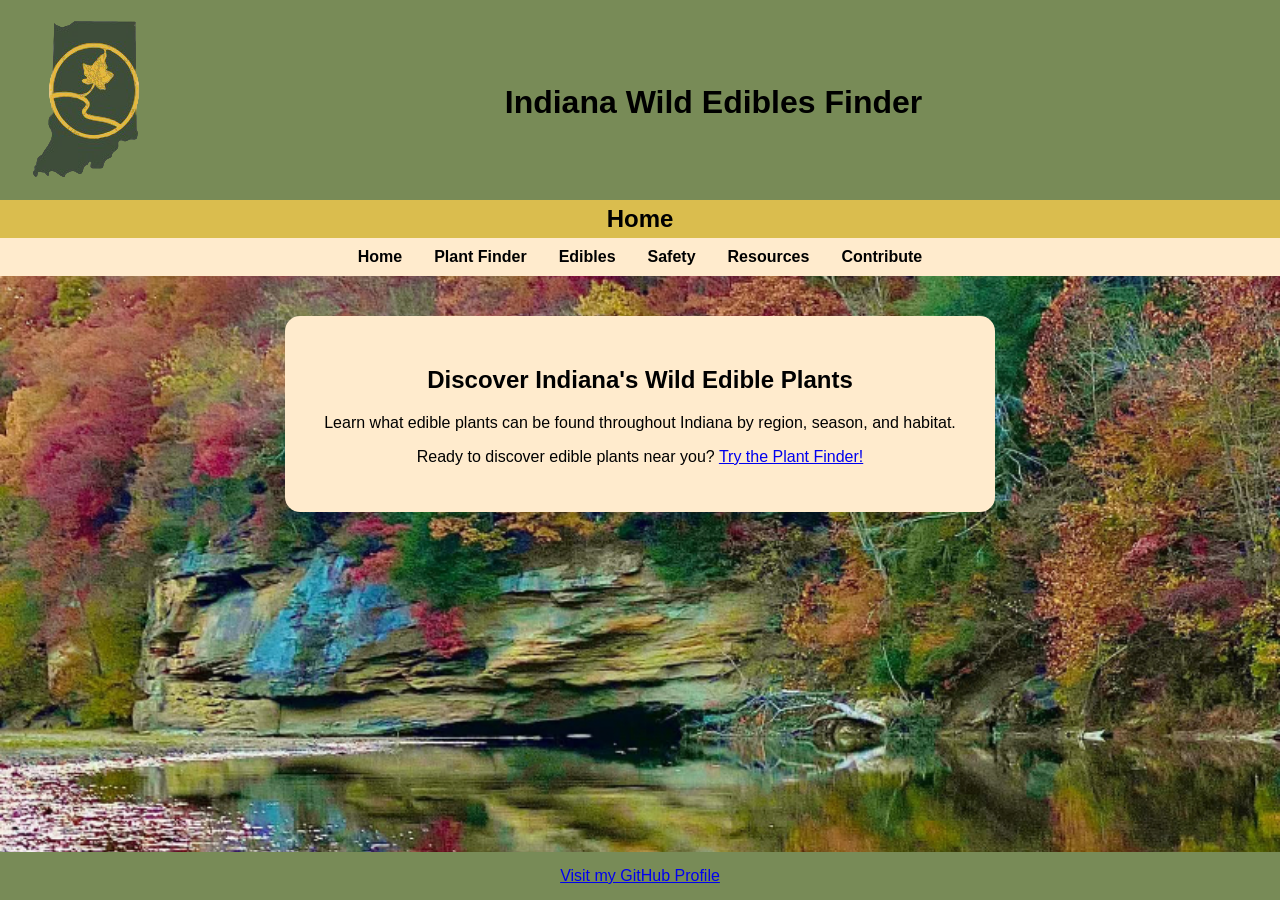
<file: index.html>
<!DOCTYPE html>
<html lang="en">
  <head>
    <meta charset="UTF-8">
    <meta name="viewport" content="width=device-width, initial-scale=1.0">
    <title>Indiana Wild Edibles Finder</title>
    <link rel="stylesheet" href="styles.css?v=2">
  </head>
  <body>
    <!--Header-->
    <header>
      <div class="header-container">
    <a href="index.html">
        <img src="images/indiana_logo.png" alt="Indiana Wild Edibles Finder logo">
    </a>
    <h1 class="header-title">Indiana Wild Edibles Finder</h1>
</div>
<div class="subheader">
    <h2>Home</h2>
</div>
    </header>
    <!--navigation bar-->
    <nav>
      <ul>
        <li><a href="index.html">Home</a></li>
        <li><a href="plant_finder.html">Plant Finder</a></li>
        <li><a href="edibles.html">Edibles</a></li>
        <li><a href="safety.html">Safety</a></li>
        <li><a href="resources.html">Resources</a></li>
        <li><a href="contribute.html">Contribute</a></li>
      </ul>
    </nav>
    <main>
      <div class="welcome-box">
        <h2>Discover Indiana's Wild Edible Plants</h2>
        <p>
            Learn what edible plants can be found throughout Indiana by
            region, season, and habitat.
        </p>
        <p>
            Ready to discover edible plants near you?
            <a href="plant_finder.html">Try the Plant Finder!</a>
        </p>
      </div>
    </main>
    <!--FOOTER-->
    <footer>
      <div class="footer">
        <a href="https://github.com/LadyWolfe77" target="_blank" rel="noopener noreferrer">
          Visit my GitHub Profile
        </a>
      </div>
    </footer>
  </body>
</html>
</file>
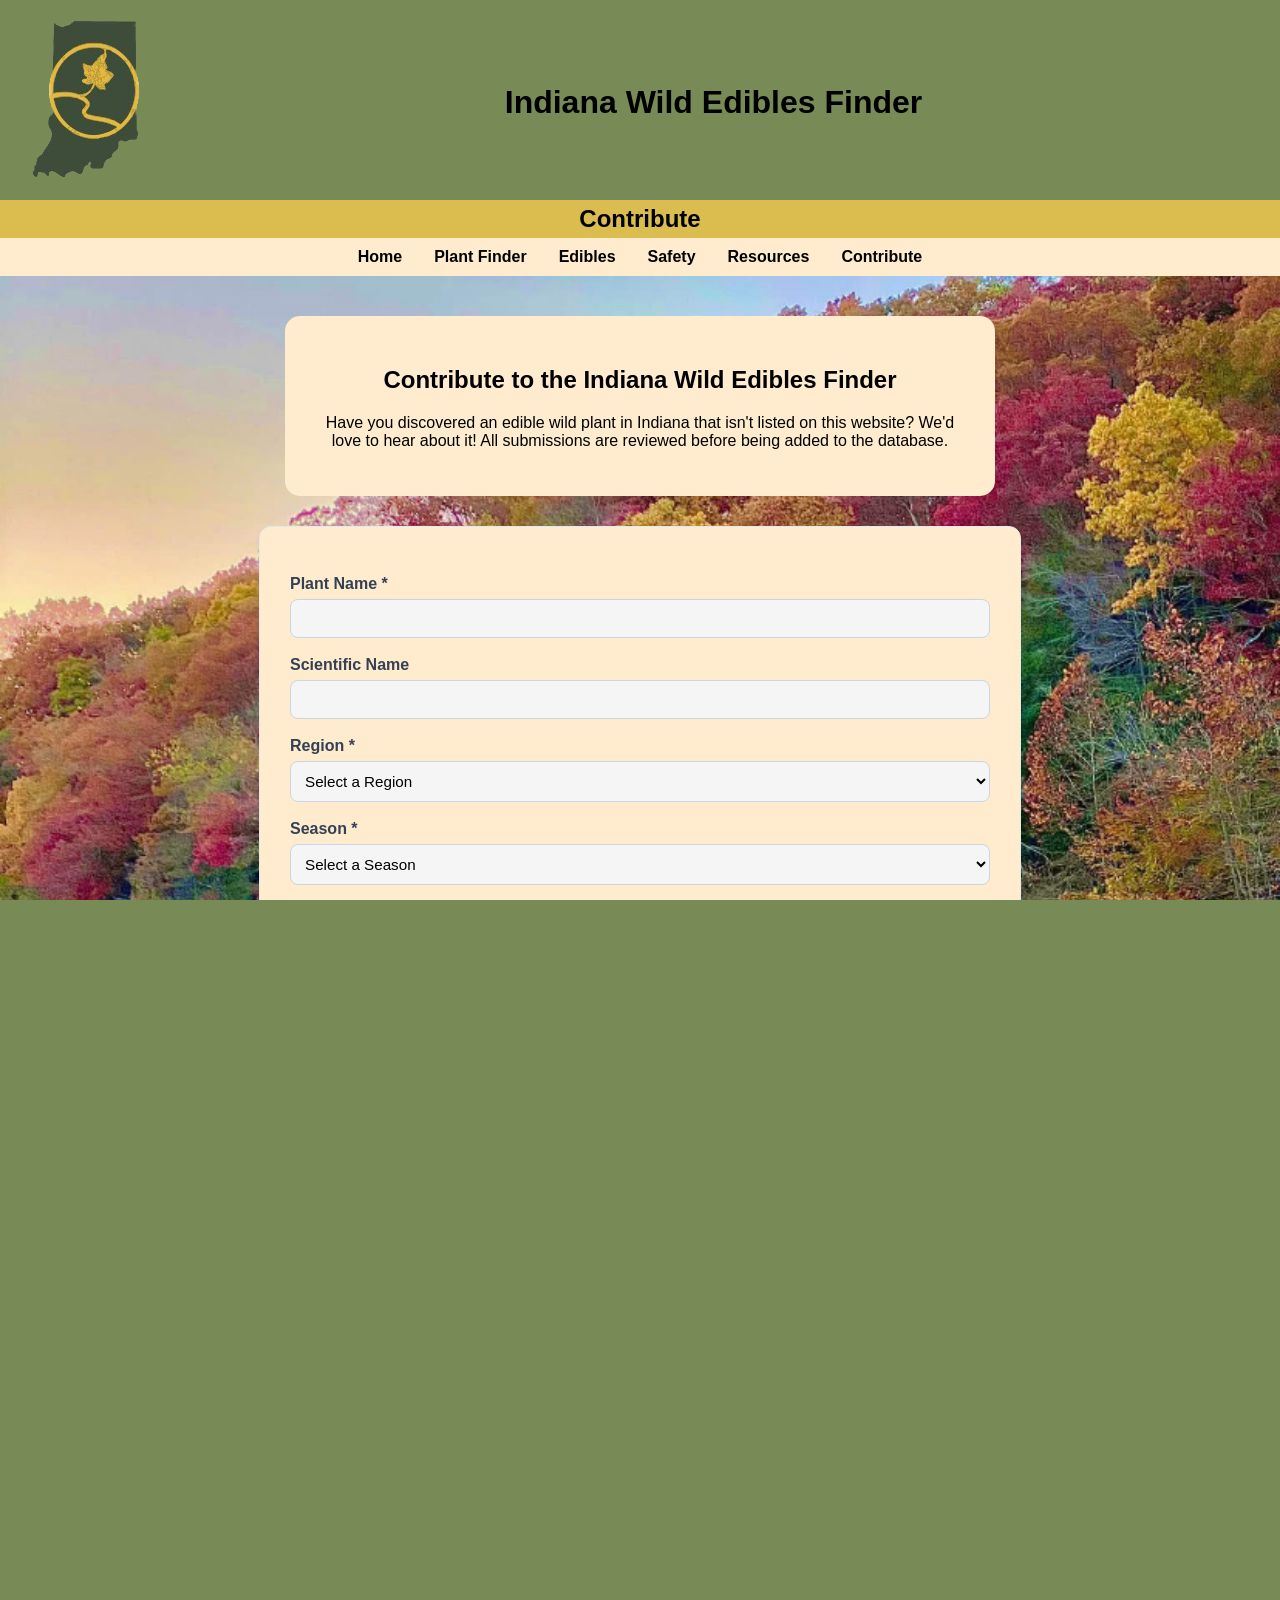
<file: contribute.html>
<!DOCTYPE html>
<html lang="en">
  <head>
    <meta charset="UTF-8">
    <meta name="viewport" content="width=device-width, initial-scale=1.0">
    <title>Indiana Wild Edibles Finder</title>
    <link rel="stylesheet" href="styles.css">
  </head>
  <body>
    <!--Header-->
    <header>
      <div class="header-container">
    <a href="index.html">
        <img src="images/indiana_logo.png" alt="Indiana Wild Edibles Finder logo">
    </a>
    <h1 class="header-title">Indiana Wild Edibles Finder</h1>
</div>
<div class="subheader">
    <h2>Contribute</h2>
</div>
    </header>
    <!--navigation bar-->
    <nav>
      <ul>
        <li><a href="index.html">Home</a></li>
        <li><a href="plant_finder.html">Plant Finder</a></li>
        <li><a href="edibles.html">Edibles</a></li>
        <li><a href="safety.html">Safety</a></li>
        <li><a href="resources.html">Resources</a></li>
        <li><a href="contribute.html">Contribute</a></li>
      </ul>
    </nav>
    <main>
      <div class="welcome-box">
        <h2>Contribute to the Indiana Wild Edibles Finder</h2>
        <p>
            Have you discovered an edible wild plant in Indiana that isn't listed on this website?
            We'd love to hear about it! All submissions are reviewed before being added to the database.
        </p>
      </div>
      <form id="contributeForm" class="contribute-form">

        <label for="plantName">Plant Name *</label>
        <input type="text" id="plantName" required>

        <label for="scientificName">Scientific Name</label>
        <input type="text" id="scientificName">

        <label for="region">Region *</label>
        <select id="region" required>
            <option value="">Select a Region</option>
            <option>North</option>
            <option>Central</option>
            <option>South</option>
        </select>

        <label for="season">Season *</label>
        <select id="season" required>
            <option value="">Select a Season</option>
            <option>Spring</option>
            <option>Summer</option>
            <option>Fall</option>
            <option>Winter</option>
        </select>

        <label for="habitat">Habitat *</label>
        <select id="habitat" required>
            <option value="">Select a Habitat</option>
            <option>Forest</option>
            <option>Field</option>
            <option>Wetland</option>
            <option>Urban</option>
        </select>

        <label for="description">Description *</label>
        <textarea
            id="description"
            rows="6"
            required
            placeholder="Tell us where you found it, how you identified it, and any other helpful information."
        ></textarea>

        <label for="photoURL">Photo URL</label>
        <input
            type="url"
            id="photoURL"
            placeholder="https://example.com/photo.jpg">

        <label for="contributorName">Your Name</label>
        <input type="text" id="contributorName">

        <label for="email">Email (optional)</label>
        <input
            type="email"
            id="email"
            placeholder="name@example.com">

        <div class="checkbox-group">
            <input
                type="checkbox"
                id="agreement"
                required>

            <label for="agreement">
                I understand that submissions are reviewed before publication.
            </label>
        </div>

        <div id="formMessage"></div>

        <button type="submit">
            🌿 Submit Plant for Review
        </button>

    </form>
    </main>
    <!--FOOTER-->
    <footer>
      <div class="footer">
        <a href="https://github.com/LadyWolfe77" target="_blank" rel="noopener noreferrer">
            Visit my GitHub Profile
        </a>
      </div>
    </footer>
    <script src="contribute.js"></script>
  </body>
</html>
</file>
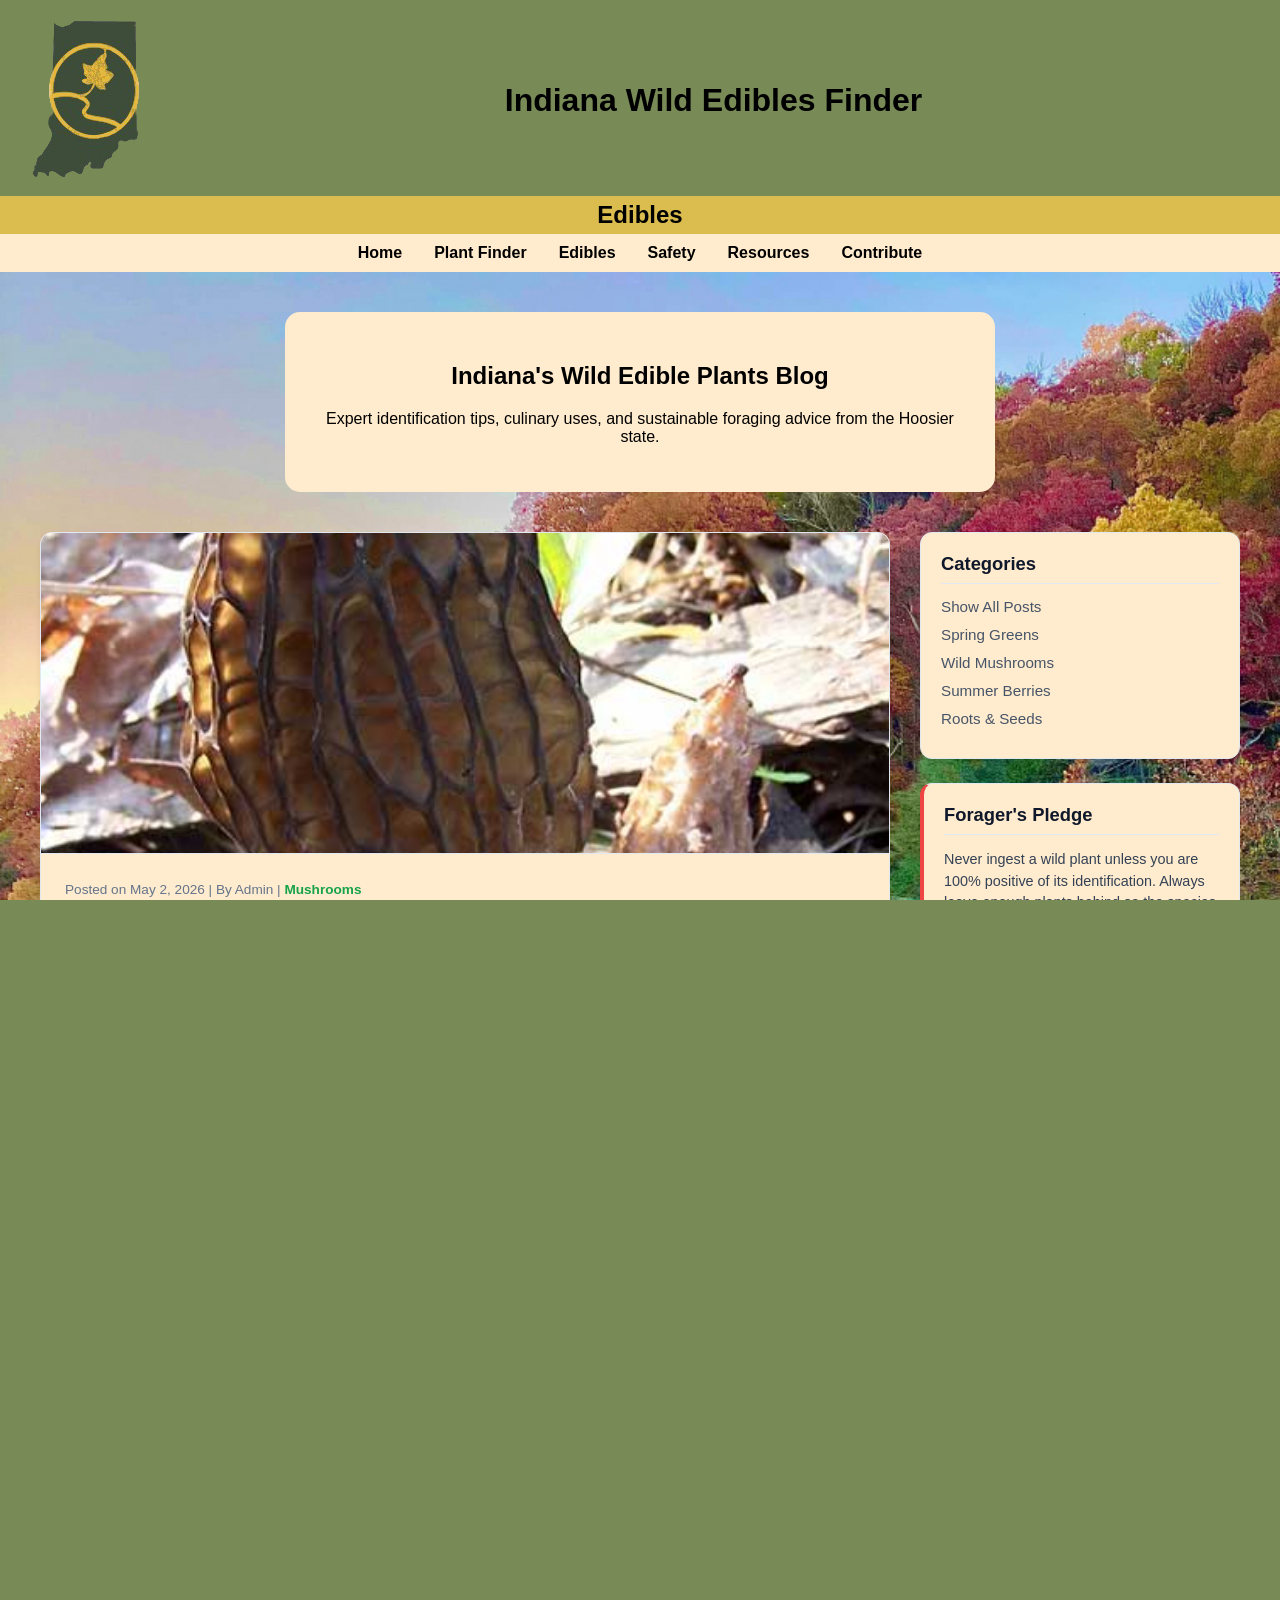
<file: edibles.html>
<!DOCTYPE html>
<html lang="en">
  <head>
    <meta charset="UTF-8">
    <meta name="viewport" content="width=device-width, initial-scale=1.0">
    <title>Indiana Wild Edibles Finder</title>
    <link rel="stylesheet" href="styles.css">
  </head>
  <body>
    <!--Header-->
    <header>
      <div class="header-container">
        <img src="images/indiana_logo.png" alt="logo">
        <h1 class="header-title">Indiana Wild Edibles Finder</h1>
      </div>
      <div class="subheader">
        <h2>Edibles</h2>
      </div>
    </header>

    <!--navigation bar-->
    <nav>
      <ul>
        <li><a href="index.html">Home</a></li>
        <li><a href="plant_finder.html">Plant Finder</a></li>
        <li><a href="edibles.html">Edibles</a></li>
        <li><a href="safety.html">Safety</a></li>
        <li><a href="resources.html">Resources</a></li>
        <li><a href="contribute.html">Contribute</a></li>
      </ul>
    </nav>
    
    <main>
        <!-- Introduction Header Box -->
        <div class="welcome-box" style="margin-bottom: 40px;">
            <h2>Indiana's Wild Edible Plants Blog</h2>
            <p>Expert identification tips, culinary uses, and sustainable foraging advice from the Hoosier state.</p>
        </div>

        <!-- Blog Structural Grid Container -->
        <div class="blog-layout-container">
            
            <!-- LEFT COLUMN: The main stream of blog article feed entries -->
            <section class="blog-articles-feed">
                
                <!-- Article Entry 1: Mushrooms Category (Fixed and Restored) -->
                <article class="blog-post-card" data-category="mushrooms">
                    <img src="images/morels.jpg" alt="Foraging Morels" class="blog-post-img">
                    <div class="blog-post-content">
                        <span class="blog-meta">Posted on May 2, 2026 | By Admin | <strong>Mushrooms</strong></span>
                        <h3>The Ultimate Guide to Spring Morel Foraging in Central Indiana</h3>
                        <p>Spring has officially arrived in Indiana, and with it comes the highly anticipated morel mushroom season. Knowing where to look—and which companion trees to look for—can make the difference between an empty basket and a prize harvest. In this guide, we dive into soil indicators, tree identification, and absolute safety rules for spotting true morels...</p>
                        <a href="posts/morel-guide.html" class="read-more-btn">Read Article</a>
                    </div>
                </article>
                
                <!-- Article Entry 2: Greens Category (Fixed data-category attribute) -->
                <article class="blog-post-card" data-category="greens">
                    <img src="images/wildRamps.jpeg" alt="Wild Ramps Cooking" class="blog-post-img">
                    <div class="blog-post-content">
                        <span class="blog-meta">Posted on April 18, 2026 | By Admin | <strong>Greens</strong></span>
                        <h3>Sustainably Harvesting and Cooking Wild Ramps This Season</h3>
                        <p>Wild ramps (wild leeks) are among the earliest and most delicious green shoots to emerge from our forest beds. However, due to high demand and slow growth rates, over-harvesting is turning into a massive ecological challenge across Southern Indiana. Learn the 10% rule for foraging roots sustainably and check out our favorite garlic ramp butter recipe...</p>
                        <a href="posts/ramps-guide.html" class="read-more-btn">Read Article</a>
                    </div>
                </article>

            </section>

            <!-- RIGHT COLUMN: Cohesive Right-Side Sidebar Panel -->
            <aside class="blog-sidebar">
                <!-- Sidebar Widget 1: Categories -->
                <div class="sidebar-widget">
                    <h3>Categories</h3>
                    <ul class="widget-list">
                        <li><a href="javascript:void(0)" class="category-link" data-target="all">Show All Posts</a></li>
                        <li><a href="javascript:void(0)" class="category-link" data-target="greens">Spring Greens</a></li>
                        <li><a href="javascript:void(0)" class="category-link" data-target="mushrooms">Wild Mushrooms</a></li>
                        <li><a href="javascript:void(0)" class="category-link" data-target="berries">Summer Berries</a></li>
                        <li><a href="javascript:void(0)" class="category-link" data-target="roots">Roots & Seeds</a></li>
                    </ul>
                </div>

                <!-- Sidebar Widget 2: Quick Foraging Safety reminder block -->
                <div class="sidebar-widget safety-alert-widget">
                    <h3>Forager's Pledge</h3>
                    <p>Never ingest a wild plant unless you are 100% positive of its identification. Always leave enough plants behind so the species can naturally propagate next year.</p>
                    <a href="safety.html" style="color: #ef4444; font-weight: bold; font-size: 0.9rem; text-decoration: none;">View Safety Guidelines →</a>
                </div>
                <div class="finder-box">
                <h3>🌿 Find These Plants</h3>
                <p>
                  Want to know where these edible plants grow in Indiana?
                  Search by region, season, and habitat using the Plant Finder.
                </p>

        <a href="plant_finder.html" class="finder-button">
            Open Plant Finder
        </a>
    </div>
            </aside>

        </div>
    </main>

    <!--FOOTER-->
    <footer>
      <div class="footer">
        <a href="https://github.com/LadyWolfe77" target="_blank" rel="noopener noreferrer">
          Visit my GitHub Profile
        </a>
      </div>
    </footer>

    <!-- Connects your separate JS filtering code layout -->
    <<script src="blog.js"></script>
  </body>
</html>
</file>
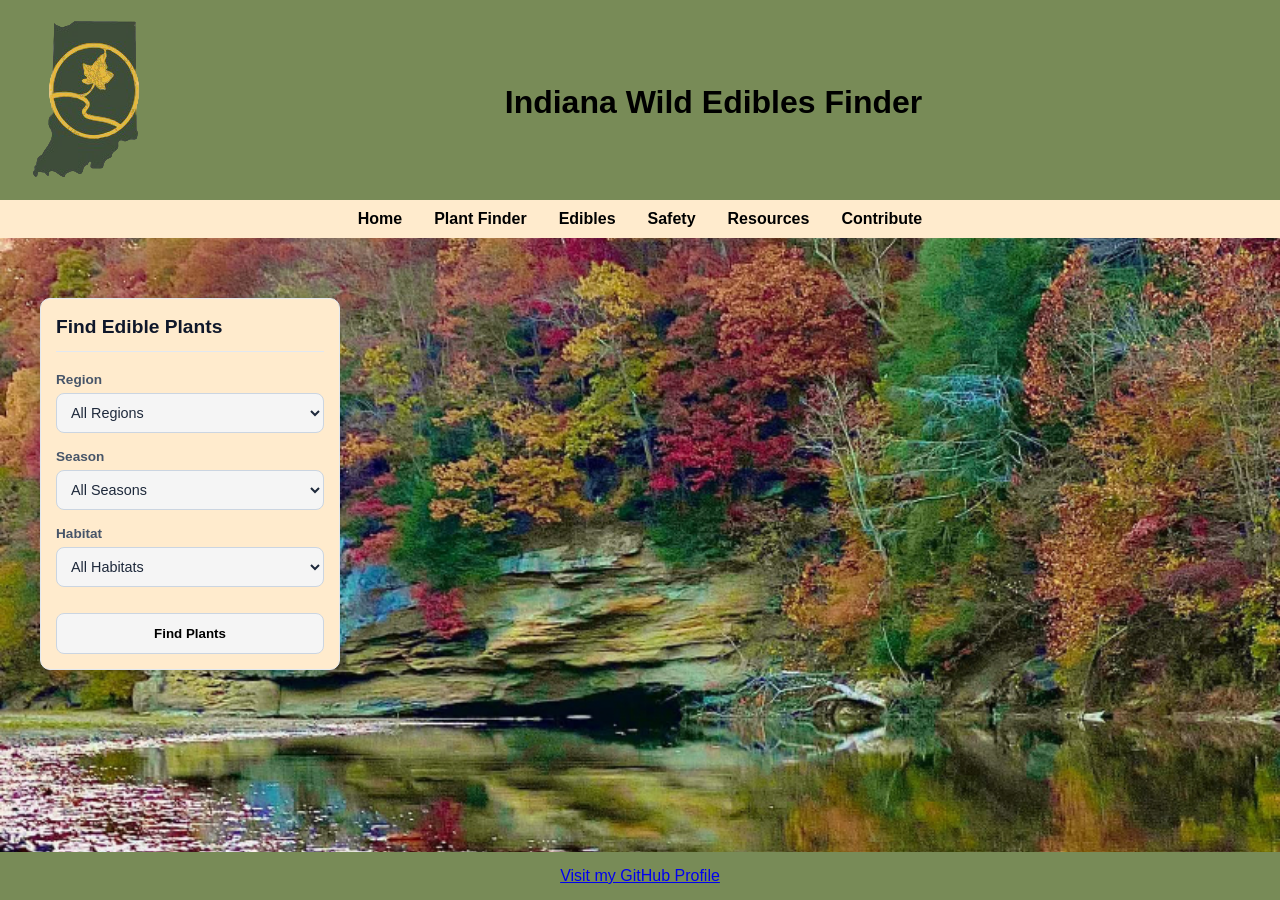
<file: plant_finder.html>
<!DOCTYPE html>
<html lang="en">
  <head>
    <meta charset="UTF-8">
    <meta name="viewport" content="width=device-width, initial-scale=1.0">
    <title>Indiana Wild Edibles Finder</title>
    <link rel="stylesheet" href="styles.css">
  </head>
  <body>
    <!--Header-->
    <header>
      <div class="header-container">
    <a href="index.html">
        <img src="images/indiana_logo.png" alt="Indiana Wild Edibles Finder logo">
    </a>
    <h1 class="header-title">Indiana Wild Edibles Finder</h1>
</div>
    </header>
      </div>
    </header>
    <!--navigation bar-->
    <nav>
      <ul>
        <li><a href="index.html">Home</a></li>
        <li><a href="plant_finder.html">Plant Finder</a></li>
        <li><a href="edibles.html">Edibles</a></li>
        <li><a href="safety.html">Safety</a></li>
        <li><a href="resources.html">Resources</a></li>
        <li><a href="contribute.html">Contribute</a></li>
      </ul>
    </nav>
  <main>
    <!-- New wrapper container to split your page into two columns -->
    <div class="sidebar-layout-container">
        
        <!-- COLUMN 1: The Left Sidebar Filter Box -->
        <div class="finder-box">
            <h2>Find Edible Plants</h2>
            
            <div class="filter-group">
                <label class="filter-label">Region</label>
                <select id="regionFilter" class="filter-select">
                    <option value="all">All Regions</option>
                    <option value="Northern">Northern Indiana</option>
                    <option value="Central">Central Indiana</option>
                    <option value="Southern">Southern Indiana</option>
                </select>
            </div>

            <div class="filter-group">
                <label class="filter-label">Season</label>
                <select id="seasonFilter" class="filter-select">
                    <option value="all">All Seasons</option>
                    <option value="Spring">Spring</option>
                    <option value="Summer">Summer</option>
                    <option value="Autumn">Autumn</option>
                    <option value="Winter">Winter</option>
                </select>
            </div>

            <div class="filter-group">
                <label class="filter-label">Habitat</label>
                <select id="habitatFilter" class="filter-select">
                    <option value="all">All Habitats</option>
                    <option value="Forest">Forest / Woods</option>
                    <option value="Wetland">Wetland / Riverbank</option>
                    <option value="Field">Field / Open Meadow</option>
                    <option value="Urban">Urban</option>
                </select>
            </div>

            <button id="search-btn">Find Plants</button>
        </div>

        <!-- COLUMN 2: The Main Area where plant cards display -->
        <section id="results"></section>

    </div>

    <script src="app.js"></script>
</main>
      </div>
    <!--FOOTER-->
    <footer>
      <div class="footer">
        <a href="https://github.com/LadyWolfe77" target="_blank" rel="noopener noreferrer">
          Visit my GitHub Profile
        </a>
      </div>
    </footer>
  </body>
</html>
</file>
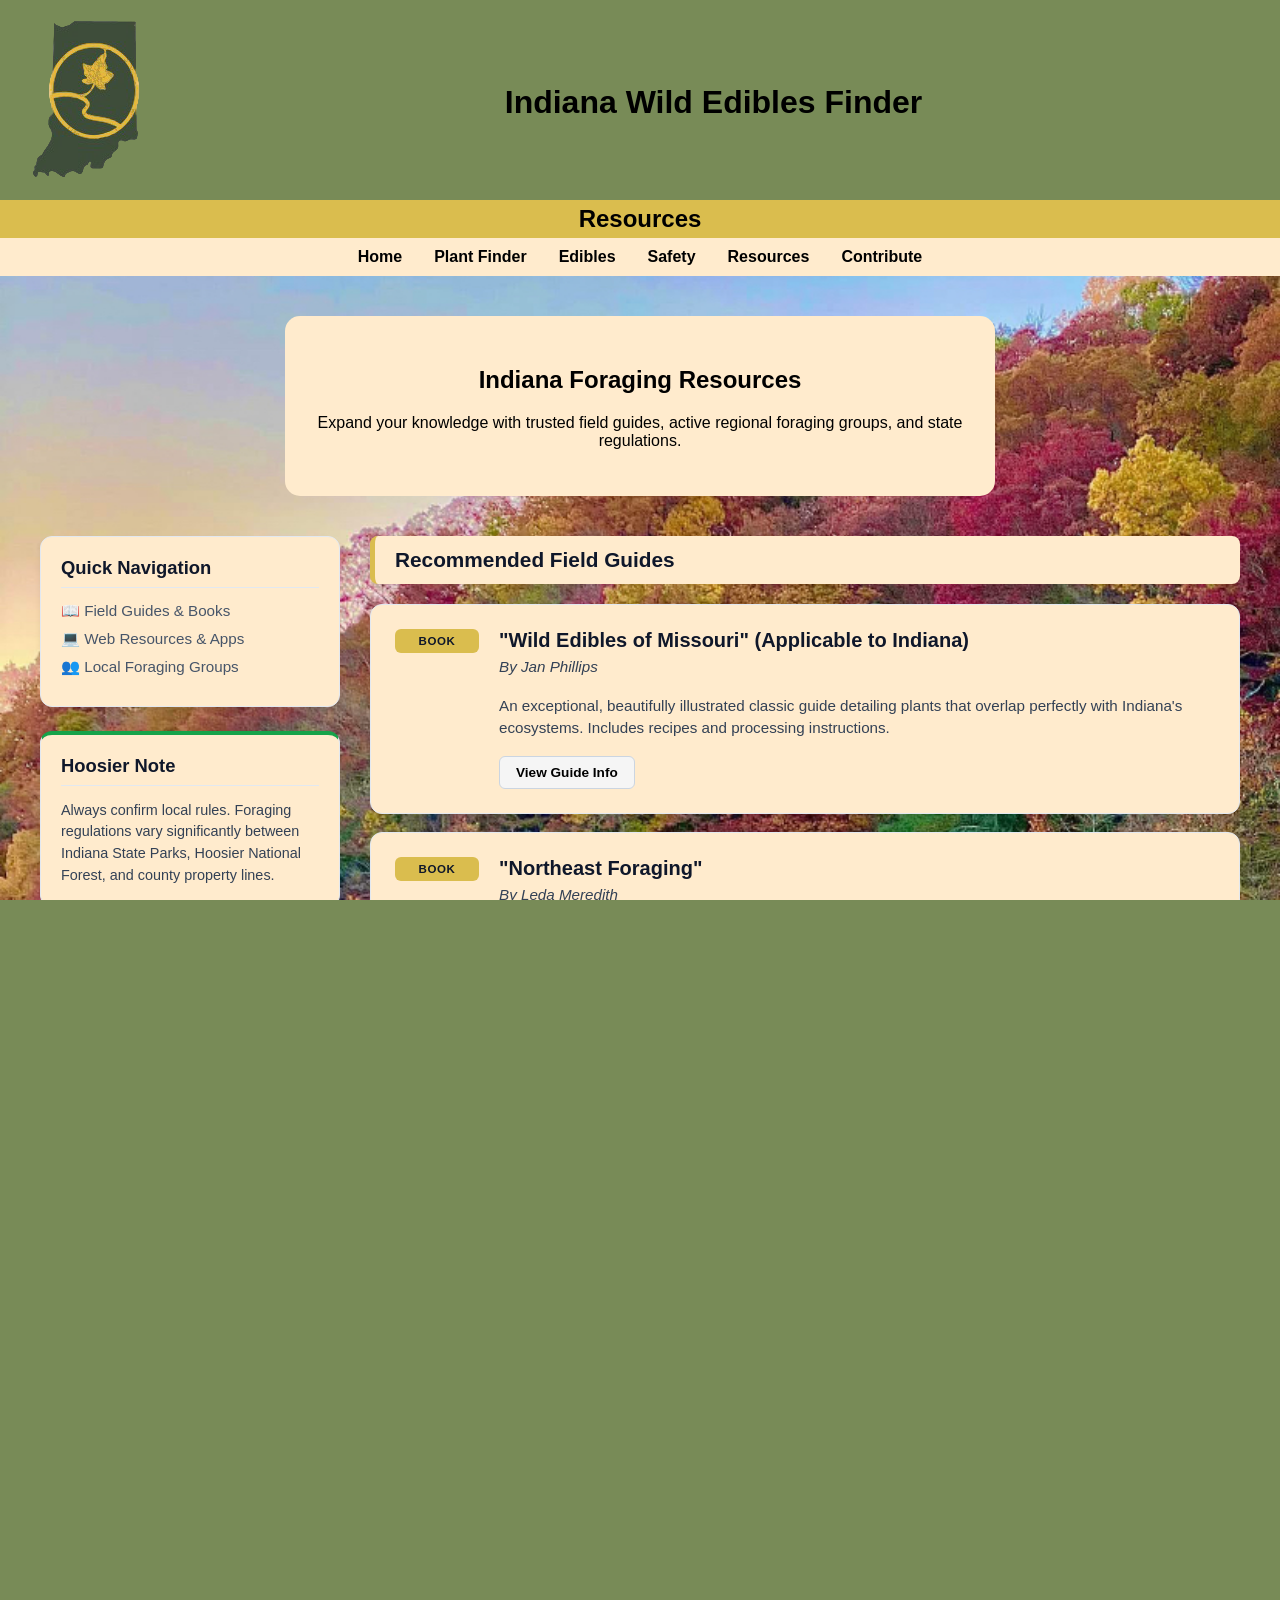
<file: resources.html>
<!DOCTYPE html>
<html lang="en">
  <head>
    <meta charset="UTF-8">
    <meta name="viewport" content="width=device-width, initial-scale=1.0">
    <title>Indiana Wild Edibles Finder</title>
    <link rel="stylesheet" href="styles.css">
  </head>
  <body>
    <!--Header-->
    <header>
      <div class="header-container">
    <a href="index.html">
        <img src="images/indiana_logo.png" alt="Indiana Wild Edibles Finder logo">
    </a>
    <h1 class="header-title">Indiana Wild Edibles Finder</h1>
</div>
      <div class="subheader">
        <h2>Resources</h2>
      </div>
    </header>
      </div>
    </header>
    <!--navigation bar-->
    <nav>
      <ul>
        <li><a href="index.html">Home</a></li>
        <li><a href="plant_finder.html">Plant Finder</a></li>
        <li><a href="edibles.html">Edibles</a></li>
        <li><a href="safety.html">Safety</a></li>
        <li><a href="resources.html">Resources</a></li>
        <li><a href="contribute.html">Contribute</a></li>
      </ul>
    </nav>
    <main>
    <!-- Page Hero Title Card -->
    <div class="welcome-box" style="margin-bottom: 40px;">
        <h2>Indiana Foraging Resources</h2>
        <p>Expand your knowledge with trusted field guides, active regional foraging groups, and state regulations.</p>
    </div>

    <!-- Cohesive Two-Column Resources Grid -->
    <div class="resources-layout-container">
        
        <!-- LEFT SIDEBAR: Resource Type Filter Panel -->
        <aside class="resources-sidebar">
            <div class="sidebar-widget">
                <h3>Quick Navigation</h3>
                <ul class="widget-list">
                    <li><a href="#books">📖 Field Guides & Books</a></li>
                    <li><a href="#digital">💻 Web Resources & Apps</a></li>
                    <li><a href="#communities">👥 Local Foraging Groups</a></li>
                </ul>
            </div>

            <!-- Indiana Context Box -->
            <div class="sidebar-widget rule-checklist-card" style="border-top-color: #16a34a;">
                <h3>Hoosier Note</h3>
                <p style="font-size: 0.9rem; color: #334155; line-height: 1.5; margin: 0;">
                    Always confirm local rules. Foraging regulations vary significantly between Indiana State Parks, Hoosier National Forest, and county property lines.
                </p>
            </div>
        </aside>

        <!-- RIGHT AREA: Resource Directory Items -->
        <section class="resources-content">
            
            <!-- SECTION 1: Recommended Books -->
            <h2 id="books" class="section-divider-title">Recommended Field Guides</h2>
            
            <div class="resource-directory-card">
                <div class="resource-icon-badge">Book</div>
                <div class="resource-details">
                    <h3>"Wild Edibles of Missouri" (Applicable to Indiana)</h3>
                    <p class="resource-author">By Jan Phillips</p>
                    <p>An exceptional, beautifully illustrated classic guide detailing plants that overlap perfectly with Indiana's ecosystems. Includes recipes and processing instructions.</p>
                    <a href="https://mdc.mo.gov/sites/default/files/2022-01/WildEdibles.pdf" target="_blank" class="resource-link-btn">View Guide Info</a>
                </div>
            </div>

            <div class="resource-directory-card">
                <div class="resource-icon-badge">Book</div>
                <div class="resource-details">
                    <h3>"Northeast Foraging"</h3>
                    <p class="resource-author">By Leda Meredith</p>
                    <p>Covers 120 wild edibles from berries to mushrooms, offering clear identification tips, harvest seasons, and sustainable foraging practices perfectly tailored to the Midwest.</p>
                    <a href="https://www.google.com/search?q=%22Northeast+Foraging%22+By+Leda+Meredith&rlz=1C5MACD_enUS1016US1017&oq=%22Northeast+Foraging%22+By+Leda+Meredith&gs_lcrp=EgZjaHJvbWUyBggAEEUYOTIHCAEQLhiABDIHCAIQABjvBTIKCAMQABiABBiiBDIHCAQQABjvBdIBCDEwNDlqMGo3qAIAsAIA&sourceid=chrome&source=chrome.ob&ie=UTF-8" class="resource-link-btn">Search Retailers</a>
                </div>
            </div>

            <!-- SECTION 2: Web & Digital Tools -->
            <h2 id="digital" class="section-divider-title">Web Resources & Apps</h2>
            
            <div class="resource-directory-card">
                <div class="resource-icon-badge" style="background-color: #16a34a; color: white;">Digital</div>
                <div class="resource-details">
                    <h3>Purdue Extension Foraging Articles</h3>
                    <p class="resource-author">Purdue University Forestry & Natural Resources</p>
                    <p>Scientific publications, safety warnings, and native species updates managed directly by Indiana agricultural extension specialists.</p>
                    <a href="https://extension.purdue.edu/anr/index.html" target="_blank" class="resource-link-btn">Visit Extension Site</a>
                </div>
            </div>

            <!-- SECTION 3: Community Groups -->
            <h2 id="communities" class="section-divider-title">Local Foraging Groups</h2>
            
            <div class="resource-directory-card">
                <div class="resource-icon-badge" style="background-color: #4f46e5; color: white;">Group</div>
                <div class="resource-details">
                    <h3>Indiana Foraging Communities</h3>
                    <p class="resource-author">Regional Social Networks</p>
                    <p>Connect with seasoned Hoosier foragers to ask for real-time identification help, check seasonal spore charts, and locate non-poisonous mushroom look-alike guides.</p>
                    <a href="https://www.google.com/search?q=Indiana+Foraging+Communities%0D%0ARegional+Social+Networks&sca_esv=2c02438057f6e05e&rlz=1C5MACD_enUS1016US1017&sxsrf=APpeQntj5lhU782fwK3eJcXtwRoCn--EHA%3A1784950510397&ei=7i5katfuF6iKmLQPj_Sd4Qw&ved=0ahUKEwjXnfTo8uyVAxUoBYYAHQ96J8wQ4dUDCBA&uact=5&oq=Indiana+Foraging+Communities%0D%0ARegional+Social+Networks&gs_lp=[base64]&sclient=gws-wiz-serp" class="resource-link-btn">Find Local Group</a>
                </div>
            </div>

        </section>

    </div>
</main>
    <!--FOOTER-->
    <footer>
      <div class="footer">
        <a href="https://github.com/LadyWolfe77" target="_blank" rel="noopener noreferrer">
            Visit my GitHub Profile
        </a>
      </div>
    </footer>
  </body>
</html>
</file>
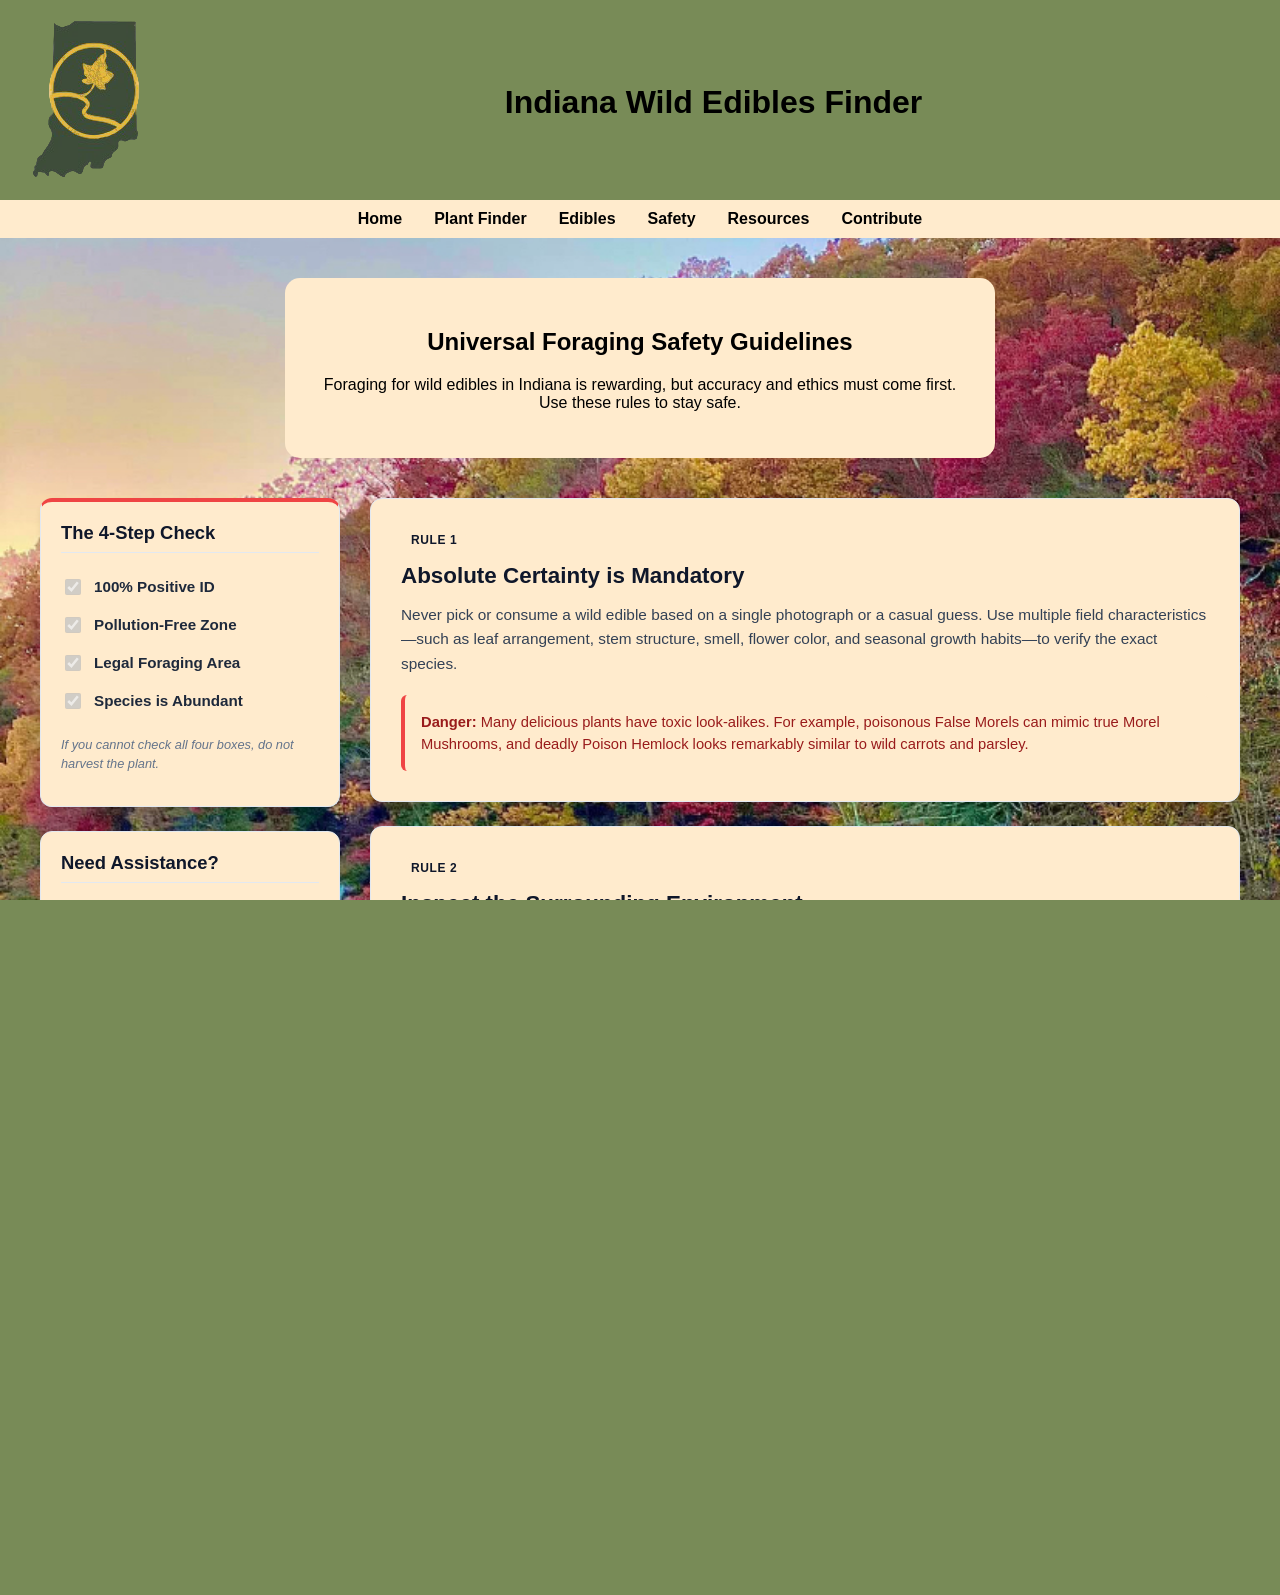
<file: safety.html>
<!DOCTYPE html>
<html lang="en">
  <head>
    <meta charset="UTF-8">
    <meta name="viewport" content="width=device-width, initial-scale=1.0">
    <title>Indiana Wild Edibles Finder</title>
    <link rel="stylesheet" href="styles.css">
  </head>
  <body>
    <!--Header-->
    <header>
      <div class="header-container">
    <a href="index.html">
        <img src="images/indiana_logo.png" alt="Indiana Wild Edibles Finder logo">
    </a>
    <h1 class="header-title">Indiana Wild Edibles Finder</h1>
</div>
    </header>
      </div>
    </header>
    <!--navigation bar-->
    <nav>
      <ul>
        <li><a href="index.html">Home</a></li>
        <li><a href="plant_finder.html">Plant Finder</a></li>
        <li><a href="edibles.html">Edibles</a></li>
        <li><a href="safety.html">Safety</a></li>
        <li><a href="resources.html">Resources</a></li>
        <li><a href="contribute.html">Contribute</a></li>
      </ul>
    </nav>
    <main>
    <!-- Page Hero Title Card -->
    <div class="welcome-box" style="margin-bottom: 40px;">
        <h2>Universal Foraging Safety Guidelines</h2>
        <p>Foraging for wild edibles in Indiana is rewarding, but accuracy and ethics must come first. Use these rules to stay safe.</p>
    </div>

    <!-- Cohesive Two-Column Safety Grid -->
    <div class="safety-layout-container">
        
        <!-- LEFT SIDEBAR: The Quick Checklist Card -->
        <aside class="safety-sidebar">
            <div class="sidebar-widget rule-checklist-card">
                <h3>The 4-Step Check</h3>
                <ul class="checklist-items">
                    <li><input type="checkbox" id="check1" disabled checked> <span>100% Positive ID</span></li>
                    <li><input type="checkbox" id="check2" disabled checked> <span>Pollution-Free Zone</span></li>
                    <li><input type="checkbox" id="check3" disabled checked> <span>Legal Foraging Area</span></li>
                    <li><input type="checkbox" id="check4" disabled checked> <span>Species is Abundant</span></li>
                </ul>
                <p style="font-size: 0.8rem; color: #64748b; margin-top: 15px; font-style: italic;">
                    If you cannot check all four boxes, do not harvest the plant.
                </p>
            </div>

            <!-- Downloadable Resource Hook -->
            <div class="sidebar-widget">
                <h3>Need Assistance?</h3>
                <p>Carry a reliable, physical pocket field guide while exploring Indiana's woods where cellular service is poor.</p>
                <a href="resources.html" class="safety-nav-btn">View Recommended Books</a>
            </div>
        </aside>

        <!-- RIGHT AREA: Deep Dive Safety Rules -->
        <section class="safety-rules-content">
            
            <!-- Rule Card 1: Identification -->
            <div class="safety-card identification-rule">
                <div class="rule-badge">Rule 1</div>
                <h3>Absolute Certainty is Mandatory</h3>
                <p>Never pick or consume a wild edible based on a single photograph or a casual guess. Use multiple field characteristics—such as leaf arrangement, stem structure, smell, flower color, and seasonal growth habits—to verify the exact species.</p>
                <div class="safety-warning-box">
                    <strong>Danger:</strong> Many delicious plants have toxic look-alikes. For example, poisonous False Morels can mimic true Morel Mushrooms, and deadly Poison Hemlock looks remarkably similar to wild carrots and parsley.
                </div>
            </div>

            <!-- Rule Card 2: Location and Environment -->
            <div class="safety-card location-rule">
                <div class="rule-badge">Rule 2</div>
                <h3>Inspect the Surrounding Environment</h3>
                <p>Plants absorb pollutants straight from their environments. Even if a plant is completely edible, it can make you severely sick if it has been exposed to toxic chemicals or heavy bacterial runoff.</p>
                <p><strong>Strictly Avoid Harvesting From:</strong></p>
                <ul class="rule-list">
                    <li>Busy roadsides and highway medians (lead, exhaust particles, and brake dust residues)</li>
                    <li>Manicured urban lawns or golf courses (frequent chemical fertilizers and weed killers)</li>
                    <li>Agricultural drainage ditches (pesticide and herbicide crop spray runoff)</li>
                    <li>Industrial spaces or old railroad tracks (soil-bound heavy metals and creosote)</li>
                </ul>
            </div>

            <!-- Rule Card 3: Conservation and Ethics -->
            <div class="safety-card conservation-rule">
                <div class="rule-badge">Rule 3</div>
                <h3>Practice the 10% Foraging Rule</h3>
                <p>Sustainable foraging ensures that wild plants return to grow again next season. Over-harvesting directly threatens delicate native species across local state parks and wildlife refuges.</p>
                <div class="safety-info-box">
                    <strong>The Forager's Math:</strong> Only harvest up to 10% of a healthy, localized plant population. If you find a patch containing fewer than 10 individual plants, leave them completely alone so they can naturally multiply. 
                </div>
            </div>

        </section>

    </div>
</main>
    <!--FOOTER-->
    <footer>
      <div class="footer">
        <a href="https://github.com/LadyWolfe77" target="_blank" rel="noopener noreferrer">
          Visit my GitHub Profile
        </a>
      </div>
    </footer>
  </body>
</html>
</file>
<file: styles.css>
/* GLOBAL & LAYOUT STYLING*/
html, body {
    margin: 0;
    padding: 0;
    width: 100%;
    height: 100%;
    overflow: auto;
    font-family: Arial, Helvetica, sans-serif;
}

body {
    background-color: rgb(120, 139, 87);
    min-height: 100vh;
    display: flex;
    flex-direction: column;
} 

/*HEADER & NAVIGATION STYLING*/
.header-container {
    background-color: rgb(120, 139, 87);
    display: flex;
    height: auto;
    align-items: center;
    gap: 15px;
    width: 100%;
    box-sizing: border-box;
    padding: 5px 20px 0px 20px;     
}

h1 {
    font-weight: bolder;
    width: 100%;
    margin: 0 auto;
    text-align: center;
}

.subheader h2 {
    font-weight: bold;
    text-align: center;
    background-color: #dabd4e;
    width: 100%;
    margin: 0 auto;
    padding: 5px 0;
}

.logo {
    mix-blend-mode: darken;
    display: block;
    margin: 0 auto;
}

nav ul {
    display: flex;
    background-color: blanchedalmond;
    list-style: none;
    font-weight: bold;
    justify-content: center;
    margin: 0;
    padding: 10px;
    gap: 2rem;
}

nav ul li a {
    text-decoration: none;
    color: #000000;
}

/*SIDEBAR LAYOUT CONTAINER & MAIN*/
main {
    flex: 1;
    background-image: url("images/home-background.jpg");
    background-size: cover;
    background-position: center;
    background-repeat: no-repeat;
    padding: 40px 0;
}

/* Split grid framework between sidebar panel and cards */
.sidebar-layout-container {
    display: grid;
    grid-template-columns: 300px 1fr; /* Sidebar is 300px, results fill remaining space */
    gap: 30px;
    max-width: 1200px;
    margin: 0 auto;
    padding: 0 20px;
    align-items: start; /* Prevents sidebar from stretching vertically */
}

/* Welcome box fallback styling if used on home page */
.welcome-box {
    background: blanchedalmond;
    padding: 30px;
    border-radius: 15px;
    max-width: 650px;
    text-align: center;
    margin: 0 auto;
}

/*SIDEBAR FINDER COMPONENTS*/
.finder-box {
    background-color: blanchedalmond;
    backdrop-filter: blur(8px);
    border: 1px solid #e2e8f0;
    border-radius: 12px;
    padding: 24px;
    box-shadow: 0 4px 6px -1px rgba(0, 0, 0, 0.1);
}

.finder-box h2 {
    font-size: 1.2rem;
    color: #0f172a;
    font-weight: 700;
    margin: 0 0 20px 0;
    border-bottom: 1px solid #e2e8f0;
    padding-bottom: 10px;
    line-height: 1.4;
}

/* Custom internal stacking helper layouts */
.filter-group {
    margin-bottom: 16px;
}

.filter-label {
    display: block;
    font-size: 0.85rem;
    font-weight: 600;
    color: #475569;
    margin-bottom: 6px;
}

.filter-select {
    width: 100%;
    padding: 10px;
    border: 1px solid #cbd5e1;
    border-radius: 8px;
    background-color:whitesmoke;
    color: #1e293b;
    font-size: 0.9rem;
    box-sizing: border-box;
}

/*Button proportions for search execution */
#search-btn {
    width: 100%;
    padding: 12px;
    background-color: whitesmoke;
    color: #000000;
    font-weight: bold;
    border: 1px solid #cbd5e1;
    border-radius: 8px;
    cursor: pointer;
    transition: background-color 0.2s ease;
    margin-top: 10px;
    text-align: center;
}

#search-btn:hover {
    background-color: #ffe4bc;
}

/* RESULTS GRID & PLANT CARDS*/
#results {
    display: grid;
    grid-template-columns: repeat(auto-fill, minmax(280px, 1fr));
    gap: 20px;
}

.plant-card {
    background-color: rgba(248, 250, 252, 0.95); 
    backdrop-filter: blur(8px);
    border: 1px solid #e2e8f0; 
    border-radius: 12px; 
    overflow: hidden;
    box-shadow: 0 4px 6px -1px rgba(0, 0, 0, 0.1), 0 2px 4px -1px rgba(0, 0, 0, 0.06);
    transition: transform 0.2s ease, box-shadow 0.2s ease;
}

.plant-card:hover {
    transform: translateY(-4px);
    box-shadow: 0 10px 15px -3px rgba(0, 0, 0, 0.1), 0 4px 6px -2px rgba(0, 0, 0, 0.05);
}

.plant-img {
    width: 100%;
    height: 190px;
    object-fit: cover;
    border-bottom: 1px solid #e2e8f0;
}

.plant-info {
    padding: 20px;
}

.plant-info h3 {
    margin: 0 0 4px 0;
    color: #1e293b;
    font-size: 1.25rem;
    font-weight: 700;
}

.plant-info em {
    display: block;
    font-size: 0.9rem;
    color: #64748b;
    margin-bottom: 12px;
}

.plant-info p {
    margin: 8px 0;
    color: #334155;
    font-size: 0.92rem;
    line-height: 1.5;
}

.plant-info strong {
    color: #0f172a;
    font-weight: 600;
}

.plant-info .description {
    border-top: 1px dashed #e2e8f0;
    padding-top: 10px;
    margin-top: 12px;
    color: #475569;
}

.plant-info .caution {
    background-color: #fef2f2;
    border-left: 3px solid #ef4444;
    padding: 8px 12px;
    border-radius: 4px;
}

/*FOOTER STYLING*/
.footer {
    display: flex;
    background-color: rgb(120, 139, 87);
    width: 100%;
    color: black;
    padding: 15px 0;
    justify-content: center;
    margin-top: auto; /* Pushes footer to the bottom of the screen */
}

/* Responsive breakpoint for stacked layout structure on mobile devices */
@media (max-width: 768px) {
    .sidebar-layout-container {
        grid-template-columns: 1fr;
        gap: 20px;
    }
}
/*BLOG PAGE SPECIFIC LAYOUT*/
.blog-layout-container {
    display: grid;
    grid-template-columns: 1fr 320px; /* Articles fill left space, sidebar takes 320px */
    gap: 30px;
    max-width: 1200px;
    margin: 0 auto;
    padding: 0 20px;
    align-items: start;
}

/* Individual Post Box Container */
.blog-post-card {
    background-color: blanchedalmond;
    backdrop-filter: blur(8px);
    border: 1px solid #e2e8f0;
    border-radius: 12px;
    overflow: hidden;
    margin-bottom: 30px;
    box-shadow: 0 4px 6px -1px rgba(0, 0, 0, 0.1);
}

.blog-post-img {
    width: 100%;
    height: 320px;
    object-fit: cover;
    border-bottom: 1px solid #e2e8f0;
}

.blog-post-content {
    padding: 24px;
}

.blog-meta {
    display: block;
    font-size: 0.85rem;
    color: #64748b;
    margin-bottom: 8px;
}

.blog-meta strong {
    color: #16a34a; /* Accent highlight matches plant theme colors */
}

.blog-post-content h3 {
    margin: 0 0 12px 0;
    font-size: 1.5rem;
    color: #0f172a;
    line-height: 1.3;
}

.blog-post-content p {
    color: #334155;
    font-size: 0.98rem;
    line-height: 1.6;
    margin-bottom: 20px;
}

/* Interactive CTA Read More Button Link */
.read-more-btn {
    display: inline-block;
    padding: 10px 20px;
    background-color: whitesmoke;
    color: #000000;
    text-decoration: none;
    font-weight: bold;
    border: 1px solid #cbd5e1;
    border-radius: 6px;
    font-size: 0.9rem;
    transition: background-color 0.2s ease;
}

.read-more-btn:hover {
    background-color: #ffe4bc;
}

/* Right Side Blog Widgets */
.sidebar-widget {
    background-color: blanchedalmond;
    backdrop-filter: blur(8px);
    border: 1px solid #e2e8f0;
    border-radius: 12px;
    padding: 20px;
    margin-bottom: 24px;
    box-shadow: 0 4px 6px -1px rgba(0, 0, 0, 0.1);
}

.sidebar-widget h3 {
    font-size: 1.15rem;
    color: #0f172a;
    margin: 0 0 14px 0;
    border-bottom: 1px solid #e2e8f0;
    padding-bottom: 8px;
}

.widget-list {
    list-style: none;
    padding: 0;
    margin: 0;
}

.widget-list li {
    margin-bottom: 10px;
}

.widget-list li a {
    color: #475569;
    text-decoration: none;
    font-size: 0.95rem;
    transition: color 0.15s ease;
}

.widget-list li a:hover {
    color: #16a34a;
    text-decoration: underline;
}

.safety-alert-widget {
    border-left: 4px solid #ef4444; /* Highlights attention for rules content */
}

.sidebar-widget p {
    font-size: 0.9rem;
    color: #334155;
    line-height: 1.5;
}
/* CONTRIBUTION FORM */

.contribute-form{
    background-color: blanchedalmond;
    border: 1px solid #e2e8f0;
    border-radius: 12px;
    box-shadow: 0 4px 6px -1px rgba(0,0,0,.1);

    max-width: 700px;

    margin: 30px auto;

    padding: 30px;
}

.contribute-form label{
    display:block;

    margin-top:18px;

    margin-bottom:6px;

    font-weight:bold;

    color:#334155;
}

.contribute-form input,
.contribute-form select,
.contribute-form textarea{

    width:100%;

    padding:10px;

    border:1px solid #cbd5e1;

    border-radius:8px;

    background-color:whitesmoke;

    font-size:.95rem;

    box-sizing:border-box;
}

.contribute-form textarea{

    min-height:140px;

    resize:vertical;

}

.checkbox-group{

    display:flex;

    align-items:flex-start;

    gap:10px;

    margin-top:25px;

}

.checkbox-group input{

    width:auto;

    margin-top:3px;

}

.contribute-form button{

    width:100%;
    margin-top:25px;
    padding:12px;
    background-color:whitesmoke;
    border:1px solid #cbd5e1;
    border-radius:8px;
    font-weight:bold;
    cursor:pointer;
    transition:.2s;
}

.contribute-form button:hover{

    background-color:#ffe4bc;

}
.finder-box {
    background-color: blanchedalmond;
    border-radius: 10px;
    padding: 15px;
    margin-top: 20px;
    box-shadow: 0 2px 6px rgba(0,0,0,.15);
}

.finder-box h3 {
    margin-top: 0;
    text-align: center;
}

.finder-button {
    display: block;
    text-align: center;
    margin-top: 15px;
    padding: 10px;
    background-color: #788b57;
    color: white;
    text-decoration: none;
    border-radius: 6px;
    font-weight: bold;
}

.finder-button:hover {
    background-color: #5f7146;
}
/* Layout stack adjustment for smaller screen widths */
@media (max-width: 900px) {
    .blog-layout-container {
        grid-template-columns: 1fr;
    }
}
.safety-layout-container {
    display: grid;
    grid-template-columns: 300px 1fr; /* Sidebar is 300px, deep dives fill the right */
    gap: 30px;
    max-width: 1200px;
    margin: 0 auto;
    padding: 0 20px;
    align-items: start;
}

/* Base structural look for Safety Deep-Dive Content Cards */
.safety-card {
    background-color: blanchedalmond;
    backdrop-filter: blur(8px);
    border: 1px solid #e2e8f0;
    border-radius: 12px;
    padding: 30px;
    margin-bottom: 24px;
    box-shadow: 0 4px 6px -1px rgba(0, 0, 0, 0.1);
    position: relative;
}

/* Number badges inside cards matching your gold submenu color theme */
.rule-badge {
    display: inline-block;
    background-color: blanchedalmond;
    color: #0f172a;
    font-size: 0.75rem;
    font-weight: bold;
    padding: 4px 10px;
    border-radius: 20px;
    text-transform: uppercase;
    margin-bottom: 12px;
    letter-spacing: 0.05em;
}

.safety-card h3 {
    margin: 0 0 14px 0;
    font-size: 1.4rem;
    color: #0f172a;
}

.safety-card p {
    color: #334155;
    font-size: 0.96rem;
    line-height: 1.6;
    margin: 12px 0;
}

/* Bullet list alignments within the text block */
.rule-list {
    padding-left: 20px;
    margin: 12px 0;
}

.rule-list li {
    color: #334155;
    font-size: 0.94rem;
    margin-bottom: 8px;
    line-height: 1.4;
}

/* Danger callout element that inherits your dynamic custom alert format */
.safety-warning-box {
    background-color: blanchedalmond;
    border-left: 4px solid #ef4444;
    padding: 16px;
    border-radius: 6px;
    margin-top: 18px;
    color: #991b1b;
    font-size: 0.92rem;
    line-height: 1.5;
}

/* Friendly general hint block styling */
.safety-info-box {
    background-color: blanchedalmond;
    border-left: 4px solid #16a34a;
    padding: 16px;
    border-radius: 6px;
    margin-top: 18px;
    color: #166534;
    font-size: 0.92rem;
    line-height: 1.5;
}

/* Sidebar Custom Checklist Component formatting */
.rule-checklist-card {
    border-top: 4px solid #ef4444; /* Immediate visual cue for caution rules */
}

.checklist-items {
    list-style: none;
    padding: 0;
    margin: 15px 0 0 0;
}

.checklist-items li {
    display: flex;
    align-items: center;
    gap: 10px;
    padding: 8px 0;
    font-size: 0.95rem;
    color: #1e293b;
    font-weight: 600;
}

.checklist-items input[type="checkbox"] {
    width: 16px;
    height: 16px;
    accent-color: #16a34a; /* Green checkbox highlights */
    cursor: not-allowed;
}

/* Sidebar Internal Button link matching the layout design theme */
.safety-nav-btn {
    display: block;
    text-align: center;
    padding: 10px;
    background-color:whitesmoke;
    color: #000000;
    text-decoration: none;
    font-weight: bold;
    border: 1px solid #cbd5e1;
    border-radius: 6px;
    font-size: 0.88rem;
    margin-top: 12px;
    transition: background-color 0.2s ease;
}

.safety-nav-btn:hover {
    background-color: #ffe4bc;
}

/* Responsive adjustment collapse for tablets and mobile devices */
@media (max-width: 900px) {
    .safety-layout-container {
        grid-template-columns: 1fr;
    }
}
.resources-layout-container {
    display: grid;
    grid-template-columns: 300px 1fr; /* Sidebar matches the 300px site standard */
    gap: 30px;
    max-width: 1200px;
    margin: 0 auto;
    padding: 0 20px;
    align-items: start;
}

/* Category section titles on the right-side flow */
.section-divider-title {
    font-size: 1.3rem;
    color: #0f172a;
    font-weight: 700;
    margin: 0 0 20px 0;
    
    /* 🚨 The Fix: Opaque background capsule padding rules */
    background-color: blanchedalmond;
    backdrop-filter: blur(8px);
    padding: 12px 20px;
    border-radius: 8px;
    border-left: 5px solid #dabd4e; /* Changes signature gold line into a sleek left accent border */
    box-shadow: 0 2px 4px rgba(0, 0, 0, 0.05);
}

.section-divider-title:not(:first-of-type) {
    margin-top: 40px;
}

/* Cohesive Directory Resource Card Component styling */
.resource-directory-card {
    background-color: blanchedalmond;
    backdrop-filter: blur(8px);
    border: 1px solid #e2e8f0;
    border-radius: 12px;
    padding: 24px;
    margin-bottom: 18px;
    box-shadow: 0 4px 6px -1px rgba(0, 0, 0, 0.1);
    display: flex;
    gap: 20px;
    align-items: flex-start;
}

/* Metadata tag badges inside resource card lists */
.resource-icon-badge {
    background-color: #dabd4e; /* Defaults to site gold */
    color: #0f172a;
    font-size: 0.72rem;
    font-weight: bold;
    padding: 6px 12px;
    border-radius: 6px;
    text-transform: uppercase;
    letter-spacing: 0.05em;
    min-width: 60px;
    text-align: center;
}

.resource-details {
    flex: 1;
}

.resource-details h3 {
    margin: 0 0 4px 0;
    font-size: 1.25rem;
    color: #0f172a;
}

.resource-author {
    font-size: 0.88rem;
    color: #64748b;
    font-style: italic;
    margin: 0 0 12px 0;
}

.resource-details p {
    color: #334155;
    font-size: 0.95rem;
    line-height: 1.5;
    margin: 0 0 16px 0;
}

/* Directory Call-To-Action buttons mirroring blanchedalmond standard */
.resource-link-btn {
    display: inline-block;
    padding: 8px 16px;
    background-color: whitesmoke;
    color: #000000;
    text-decoration: none;
    font-weight: bold;
    border: 1px solid #cbd5e1;
    border-radius: 6px;
    font-size: 0.85rem;
    transition: background-color 0.2s ease;
}

.resource-link-btn:hover {
    background-color: #ffe4bc;
}

/* Dynamic structural collapse rules for tablets and mobile monitors */
@media (max-width: 900px) {
    .resources-layout-container {
        grid-template-columns: 1fr;
    }
    
    .resource-directory-card {
        flex-direction: column;
        gap: 12px;
    }
    
    .resource-icon-badge {
        align-self: flex-start;
    }
}
</file>
